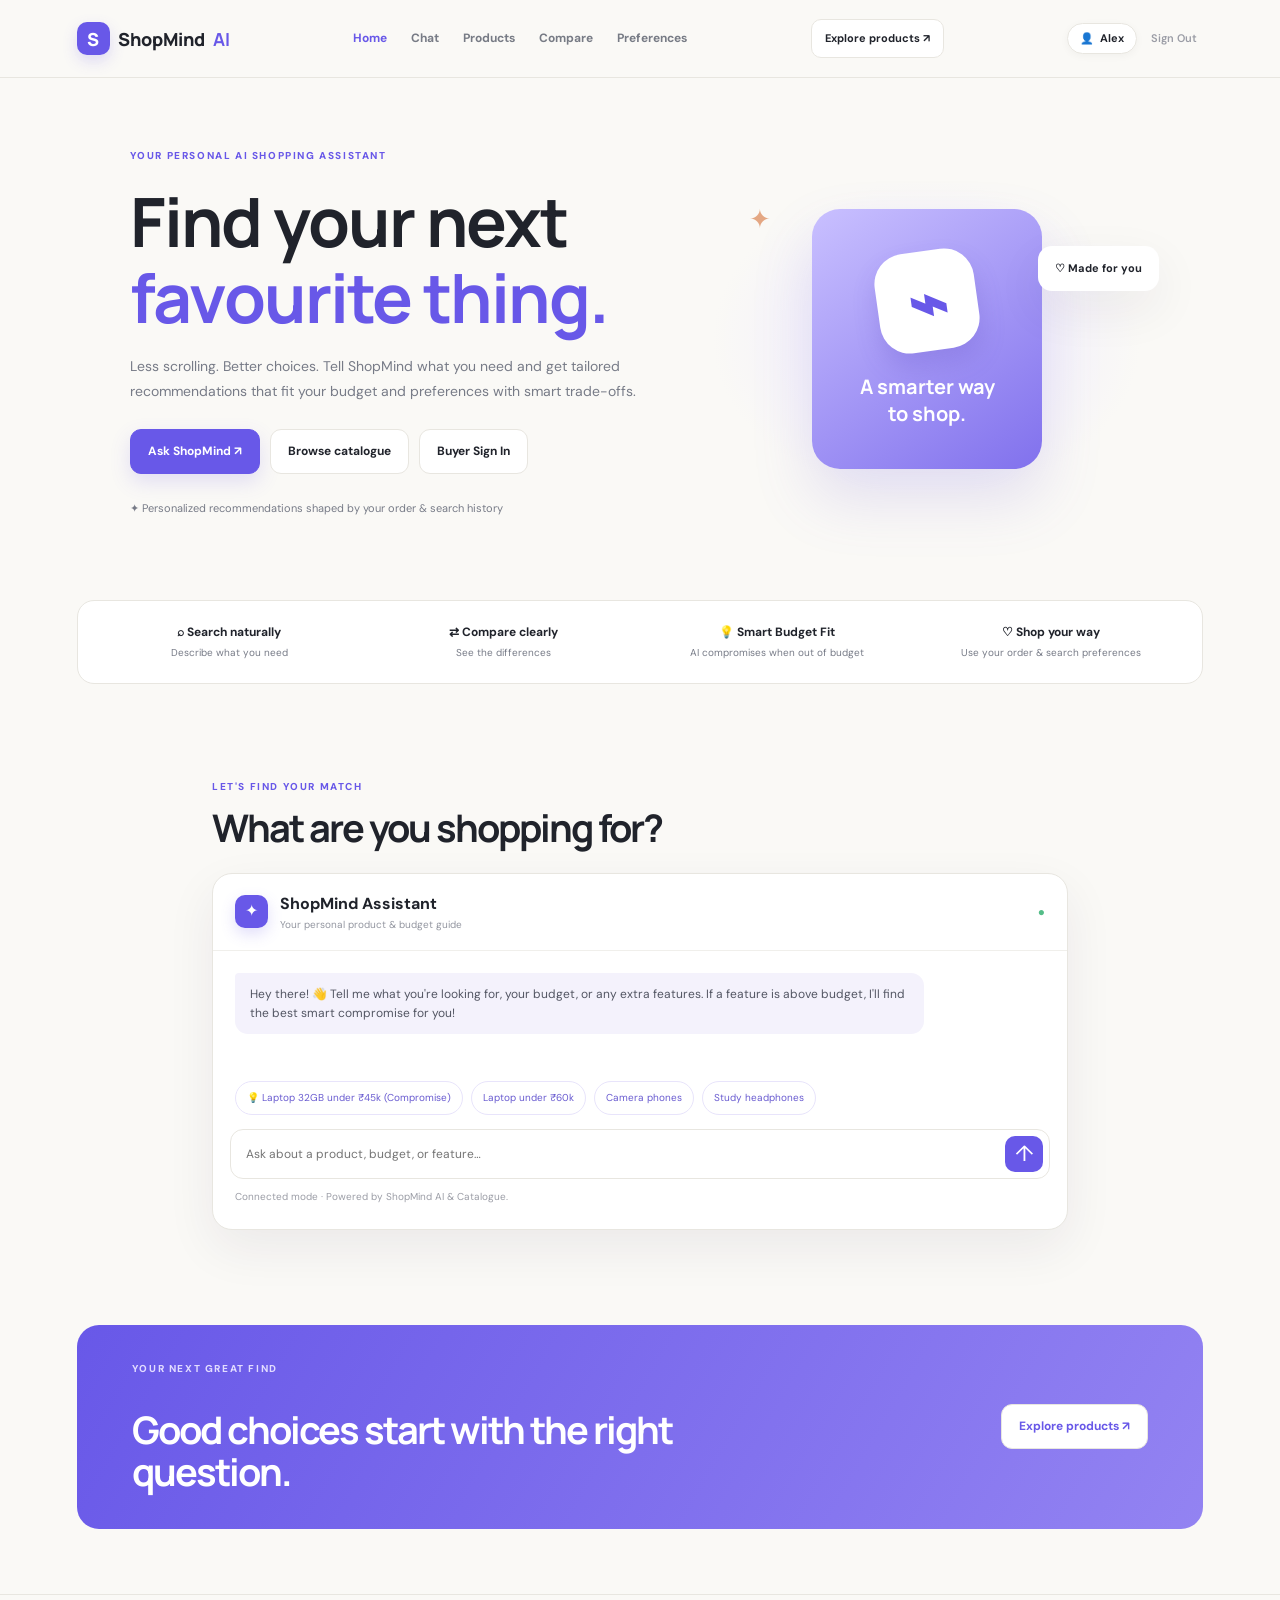
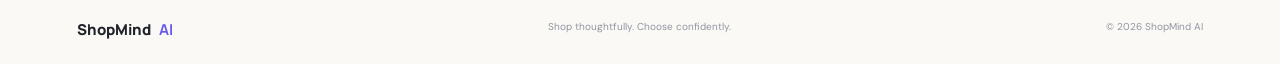
<file: ShopMind_AI_Project-main/frontend/html/index.html>
<!doctype html>
<html lang="en">
<head>
  <meta charset="utf-8">
  <meta name="viewport" content="width=device-width,initial-scale=1">
  <title>ShopMind AI — Smart Shopping & AI Recommendations</title>
  <link rel="stylesheet" href="../css/style.css">
  <link rel="stylesheet" href="../css/chat.css">
</head>
<body>
  <header class="site-header">
    <a class="brand" href="index.html"><span class="brand-mark">S</span> ShopMind <b>AI</b></a>
    <nav>
      <a class="active" href="index.html">Home</a>
      <a href="chat.html">Chat</a>
      <a href="products.html">Products</a>
      <a href="compare.html">Compare</a>
      <a href="profile.html">Preferences</a>
    </nav>
    <a class="header-cta" href="products.html">Explore products ↗</a>
  </header>

  <main>
    <section class="hero">
      <div>
        <div class="eyebrow">YOUR PERSONAL AI SHOPPING ASSISTANT</div>
        <h1>Find your next<br><span>favourite thing.</span></h1>
        <p class="muted">Less scrolling. Better choices. Tell ShopMind what you need and get tailored recommendations that fit your budget and preferences with smart trade-offs.</p>
        <div class="actions">
          <a class="button primary" href="chat.html">Ask ShopMind ↗</a>
          <a class="button" href="products.html">Browse catalogue</a>
          <a class="button" href="login.html">Buyer Sign In</a>
        </div>
        <p class="muted small">✦ Personalized recommendations shaped by your order & search history</p>
      </div>
      <div class="hero-art">
        <div class="hero-symbol">✦</div>
        <div class="hero-card">
          <div class="device">⌁</div>
          <b>A smarter way<br>to shop.</b>
        </div>
        <div class="float-chip">♡ Made for you</div>
      </div>
    </section>

    <section class="feature-strip">
      <div><strong>⌕ Search naturally</strong><small>Describe what you need</small></div>
      <div><strong>⇄ Compare clearly</strong><small>See the differences</small></div>
      <div><strong>💡 Smart Budget Fit</strong><small>AI compromises when out of budget</small></div>
      <div><strong>♡ Shop your way</strong><small>Use your order & search preferences</small></div>
    </section>

    <section class="assistant-section" id="assistant">
      <div class="eyebrow">LET'S FIND YOUR MATCH</div>
      <h2>What are you shopping for?</h2>
      <div class="chat-panel">
        <div class="chat-head">
          <span class="brand-mark">✦</span>
          <div><b>ShopMind Assistant</b><small>Your personal product & budget guide</small></div>
          <span class="online">●</span>
        </div>
        <div class="chat-messages" id="chatMessages" aria-live="polite">
          <div class="message-row">
            <div class="bubble">Hey there! 👋 Tell me what you're looking for, your budget, or any extra features. If a feature is above budget, I'll find the best smart compromise for you!</div>
          </div>
        </div>
        <div class="suggestions">
          <button type="button" data-prompt="I want a laptop with 32GB RAM under ₹45,000">💡 Laptop 32GB under ₹45k (Compromise)</button>
          <button type="button" data-prompt="Recommend a laptop under ₹60,000 for programming">Laptop under ₹60k</button>
          <button type="button" data-prompt="Compare phones with a great camera">Camera phones</button>
          <button type="button" data-prompt="Find wireless headphones for studying">Study headphones</button>
        </div>
        <form id="chatForm" class="composer">
          <input id="chatInput" placeholder="Ask about a product, budget, or feature…" required>
          <button type="submit">↑</button>
        </form>
        <p id="connectionNote" class="note"></p>
      </div>
    </section>

    <section class="bottom-cta">
      <div>
        <div class="eyebrow">YOUR NEXT GREAT FIND</div>
        <h2>Good choices start with the right question.</h2>
      </div>
      <a class="button light" href="products.html">Explore products ↗</a>
    </section>
  </main>

  <footer class="footer">
    <a class="brand" href="index.html">ShopMind <b>AI</b></a>
    <span>Shop thoughtfully. Choose confidently.</span>
    <span>© <span id="year"></span> ShopMind AI</span>
  </footer>

  <script src="../js/config.js"></script>
  <script src="../js/api.js"></script>
  <script src="../js/auth.js"></script>
  <script src="../js/chat.js"></script>
  <script>document.getElementById('year').textContent = new Date().getFullYear();</script>
</body>
</html>
</file>
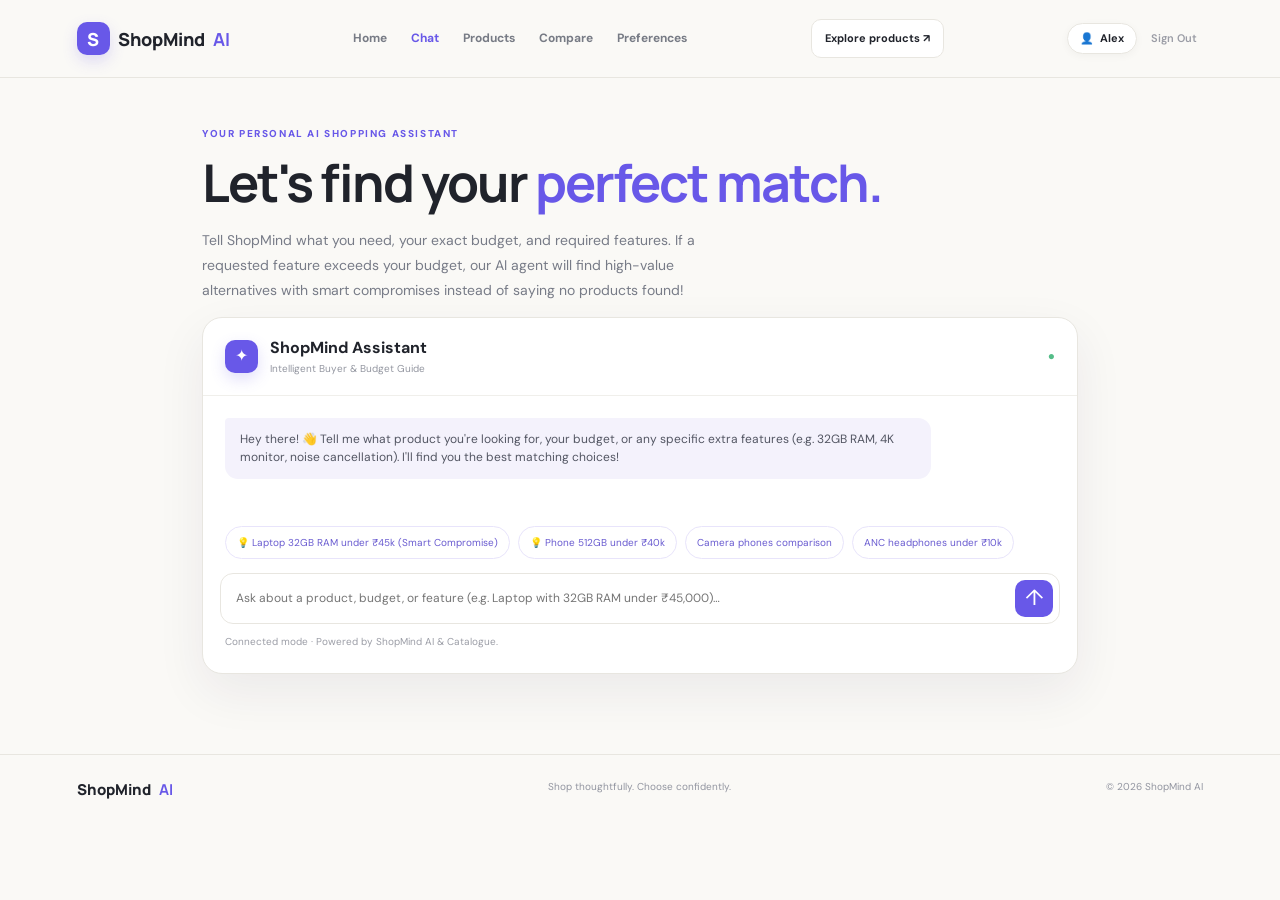
<file: ShopMind_AI_Project-main/frontend/html/chat.html>
<!doctype html>
<html lang="en">
<head>
  <meta charset="utf-8">
  <meta name="viewport" content="width=device-width, initial-scale=1">
  <title>Chat with ShopMind AI — Smart Assistant</title>
  <link rel="stylesheet" href="../css/style.css">
  <link rel="stylesheet" href="../css/chat.css">
</head>
<body>
  <header class="site-header">
    <a class="brand" href="index.html"><span class="brand-mark">S</span> ShopMind <b>AI</b></a>
    <nav>
      <a href="index.html">Home</a>
      <a href="chat.html" class="active">Chat</a>
      <a href="products.html">Products</a>
      <a href="compare.html">Compare</a>
      <a href="profile.html">Preferences</a>
    </nav>
    <a class="header-cta" href="products.html">Explore products ↗</a>
  </header>

  <main class="assistant-section" style="max-width:920px;margin:0 auto;padding:48px 22px 80px;">
    <div class="eyebrow">YOUR PERSONAL AI SHOPPING ASSISTANT</div>
    <h1 style="font-size:clamp(34px,5vw,52px);margin:12px 0 16px;">Let's find your <span>perfect match.</span></h1>
    <p class="muted">Tell ShopMind what you need, your exact budget, and required features. If a requested feature exceeds your budget, our AI agent will find high-value alternatives with smart compromises instead of saying no products found!</p>

    <div class="chat-panel">
      <div class="chat-head">
        <span class="brand-mark">✦</span>
        <div><b>ShopMind Assistant</b><small>Intelligent Buyer & Budget Guide</small></div>
        <span class="online">●</span>
      </div>
      <div class="chat-messages" id="chatMessages" aria-live="polite">
        <div class="message-row"><div class="bubble">Hey there! 👋 Tell me what product you're looking for, your budget, or any specific extra features (e.g. 32GB RAM, 4K monitor, noise cancellation). I'll find you the best matching choices!</div></div>
      </div>
      <div class="suggestions">
        <button type="button" data-prompt="I need a laptop with 32GB RAM under ₹45,000">💡 Laptop 32GB RAM under ₹45k (Smart Compromise)</button>
        <button type="button" data-prompt="Phone with 512GB storage and 12GB RAM under ₹40,000">💡 Phone 512GB under ₹40k</button>
        <button type="button" data-prompt="Compare phones with a great camera">Camera phones comparison</button>
        <button type="button" data-prompt="Find wireless noise cancelling headphones under ₹10,000">ANC headphones under ₹10k</button>
      </div>
      <form id="chatForm" class="composer">
        <input id="chatInput" type="text" placeholder="Ask about a product, budget, or feature (e.g. Laptop with 32GB RAM under ₹45,000)…" autocomplete="off" required>
        <button type="submit" aria-label="Send message">↑</button>
      </form>
      <p id="connectionNote" class="note"></p>
    </div>
  </main>

  <footer class="footer">
    <a class="brand" href="index.html">ShopMind <b>AI</b></a>
    <span>Shop thoughtfully. Choose confidently.</span>
    <span>© <span id="year"></span> ShopMind AI</span>
  </footer>

  <script src="../js/config.js"></script>
  <script src="../js/api.js"></script>
  <script src="../js/auth.js"></script>
  <script src="../js/chat.js"></script>
  <script>document.getElementById('year').textContent = new Date().getFullYear();</script>
</body>
</html>
</file>
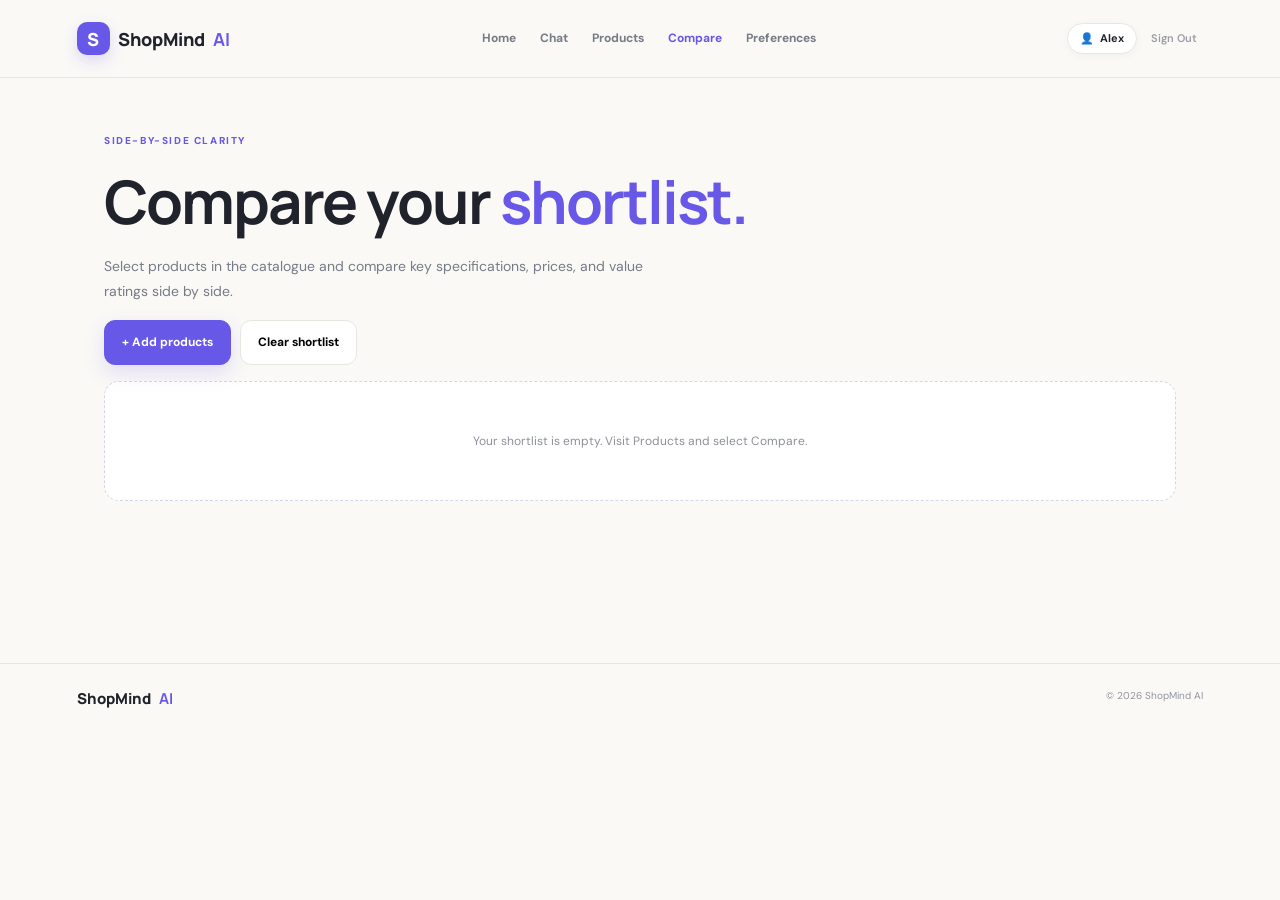
<file: ShopMind_AI_Project-main/frontend/html/compare.html>
<!doctype html>
<html lang="en">
<head>
  <meta charset="utf-8">
  <meta name="viewport" content="width=device-width,initial-scale=1">
  <title>Compare Products — ShopMind AI</title>
  <link rel="stylesheet" href="../css/style.css">
  <link rel="stylesheet" href="../css/products.css">
</head>
<body>
  <header class="site-header">
    <a class="brand" href="index.html"><span class="brand-mark">S</span> ShopMind <b>AI</b></a>
    <nav>
      <a href="index.html">Home</a>
      <a href="chat.html">Chat</a>
      <a href="products.html">Products</a>
      <a class="active" href="compare.html">Compare</a>
      <a href="profile.html">Preferences</a>
    </nav>
  </header>

  <main class="page-wrap">
    <div class="eyebrow">SIDE-BY-SIDE CLARITY</div>
    <h1>Compare your <span>shortlist.</span></h1>
    <p class="muted">Select products in the catalogue and compare key specifications, prices, and value ratings side by side.</p>
    <p>
      <a class="button primary" href="products.html">+ Add products</a> 
      <button class="button" id="clearCompare">Clear shortlist</button>
    </p>
    <div id="compareContainer" class="compare-container">
      <div class="empty-state">Your shortlist is empty. Visit Products and select Compare.</div>
    </div>
  </main>

  <footer class="footer">
    <a class="brand" href="index.html">ShopMind <b>AI</b></a>
    <span>© <span id="year"></span> ShopMind AI</span>
  </footer>

  <script src="../js/config.js"></script>
  <script src="../js/api.js"></script>
  <script src="../js/auth.js"></script>
  <script src="../js/compare.js"></script>
  <script>document.getElementById('year').textContent = new Date().getFullYear();</script>
</body>
</html>
</file>
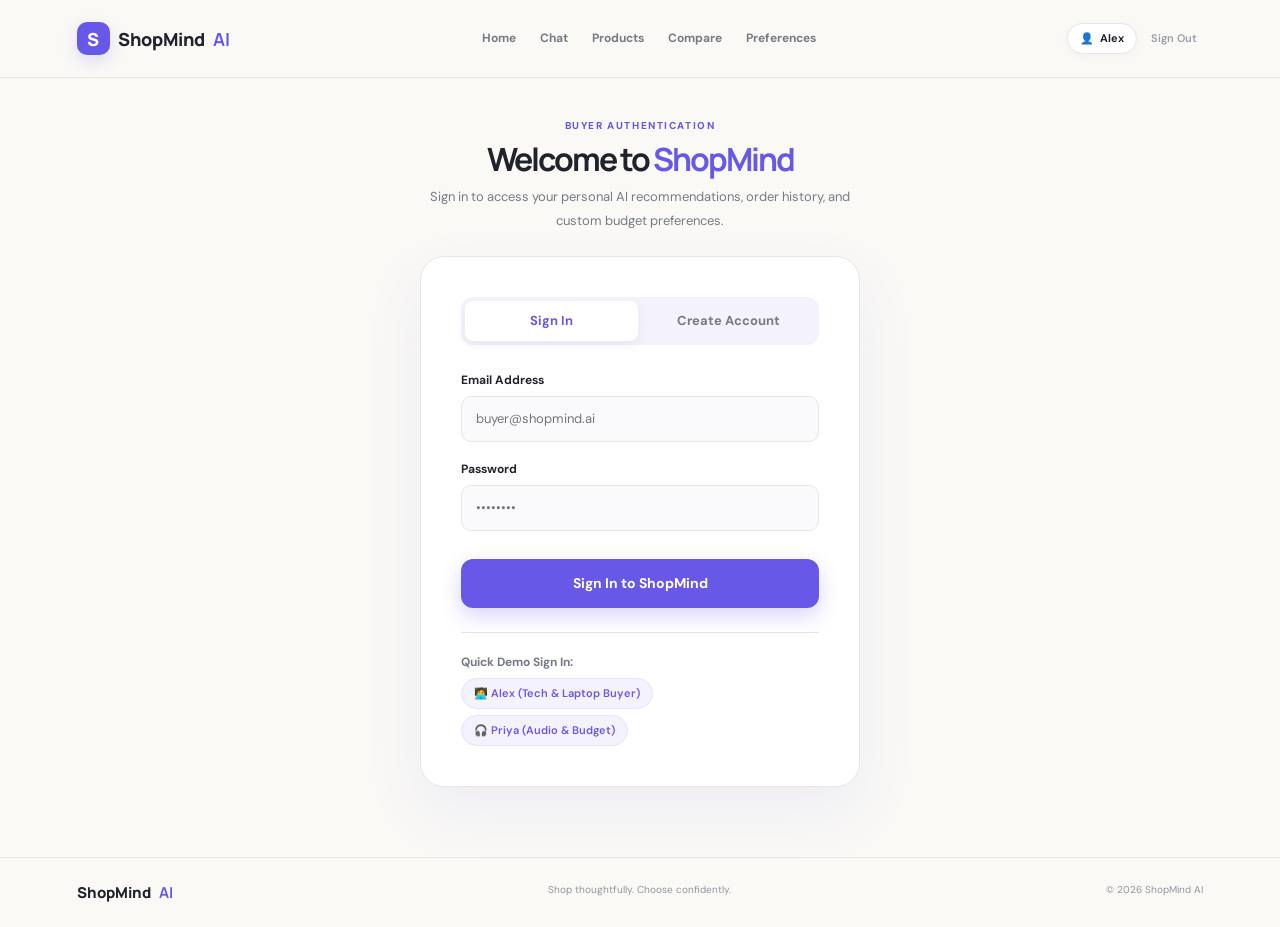
<file: ShopMind_AI_Project-main/frontend/html/login.html>
<!doctype html>
<html lang="en">
<head>
  <meta charset="utf-8">
  <meta name="viewport" content="width=device-width, initial-scale=1">
  <title>Buyer Sign In & Register — ShopMind AI</title>
  <link rel="stylesheet" href="../css/style.css">
  <style>
    .auth-container {
      max-width: 480px;
      margin: 40px auto 70px;
      padding: 0 20px;
    }
    .auth-card {
      background: white;
      border: 1px solid var(--line);
      border-radius: 24px;
      padding: clamp(24px, 6vw, 40px);
      box-shadow: 0 24px 60px rgba(104, 88, 232, 0.08);
    }
    .auth-tabs {
      display: flex;
      background: #f4f2fc;
      border-radius: 12px;
      padding: 4px;
      margin-bottom: 26px;
      gap: 4px;
    }
    .auth-tab {
      flex: 1;
      padding: 10px;
      border: none;
      background: transparent;
      border-radius: 8px;
      font-weight: 700;
      font-size: 13px;
      color: var(--muted);
      cursor: pointer;
      transition: all 0.2s ease;
    }
    .auth-tab.active {
      background: white;
      color: var(--purple);
      box-shadow: 0 4px 12px rgba(0,0,0,0.06);
    }
    .auth-form-group {
      margin-bottom: 18px;
    }
    .auth-form-group label {
      display: block;
      font-size: 12px;
      font-weight: 700;
      margin-bottom: 6px;
      color: var(--ink);
    }
    .auth-form-group input, .auth-form-group select {
      width: 100%;
      border: 1px solid var(--line);
      border-radius: 10px;
      padding: 12px 14px;
      font-size: 13px;
      background: #fafafc;
      transition: border 0.2s;
    }
    .auth-form-group input:focus, .auth-form-group select:focus {
      border-color: var(--purple);
      outline: none;
      background: white;
    }
    .auth-btn {
      width: 100%;
      padding: 14px;
      border-radius: 12px;
      background: var(--purple);
      color: white;
      border: none;
      font-weight: 700;
      font-size: 14px;
      cursor: pointer;
      box-shadow: 0 8px 20px rgba(104, 88, 232, 0.25);
      transition: background 0.2s;
      margin-top: 10px;
    }
    .auth-btn:hover {
      background: var(--purple-dark);
    }
    .auth-alert {
      padding: 10px 14px;
      border-radius: 10px;
      font-size: 12px;
      margin-bottom: 16px;
      display: none;
    }
    .auth-alert.error {
      background: #fee2e2;
      color: #991b1b;
      display: block;
    }
    .auth-alert.success {
      background: #dcfce7;
      color: #166534;
      display: block;
    }
    .demo-accounts {
      margin-top: 24px;
      padding-top: 20px;
      border-top: 1px solid var(--line);
      font-size: 12px;
      color: var(--muted);
    }
    .demo-pill {
      display: inline-block;
      margin: 6px 4px 0 0;
      padding: 6px 12px;
      background: #f4f2fc;
      border: 1px solid #e8e4fb;
      border-radius: 20px;
      color: var(--purple);
      font-weight: 600;
      cursor: pointer;
      font-size: 11px;
    }
    .demo-pill:hover {
      background: var(--purple);
      color: white;
    }
  </style>
</head>
<body>
  <header class="site-header">
    <a class="brand" href="index.html"><span class="brand-mark">S</span> ShopMind <b>AI</b></a>
    <nav>
      <a href="index.html">Home</a>
      <a href="chat.html">Chat</a>
      <a href="products.html">Products</a>
      <a href="compare.html">Compare</a>
      <a href="profile.html">Preferences</a>
    </nav>
  </header>

  <main class="auth-container">
    <div style="text-align: center; margin-bottom: 24px;">
      <div class="eyebrow">BUYER AUTHENTICATION</div>
      <h1 style="font-size: 32px; margin: 8px 0;">Welcome to <span>ShopMind</span></h1>
      <p class="muted" style="margin: 0 auto; font-size: 13px;">Sign in to access your personal AI recommendations, order history, and custom budget preferences.</p>
    </div>

    <div class="auth-card">
      <div class="auth-tabs">
        <button class="auth-tab active" id="tabLogin" type="button">Sign In</button>
        <button class="auth-tab" id="tabRegister" type="button">Create Account</button>
      </div>

      <div id="authAlert" class="auth-alert"></div>

      <!-- LOGIN FORM -->
      <form id="loginForm">
        <div class="auth-form-group">
          <label for="loginEmail">Email Address</label>
          <input id="loginEmail" type="email" placeholder="buyer@shopmind.ai" required autocomplete="email">
        </div>
        <div class="auth-form-group">
          <label for="loginPassword">Password</label>
          <input id="loginPassword" type="password" placeholder="••••••••" required autocomplete="current-password">
        </div>
        <button type="submit" class="auth-btn">Sign In to ShopMind</button>
      </form>

      <!-- REGISTER FORM -->
      <form id="registerForm" style="display: none;">
        <div class="auth-form-group">
          <label for="regName">Full Name</label>
          <input id="regName" type="text" placeholder="e.g. Priya Sharma" required>
        </div>
        <div class="auth-form-group">
          <label for="regEmail">Email Address</label>
          <input id="regEmail" type="email" placeholder="priya@example.com" required>
        </div>
        <div class="auth-form-group">
          <label for="regPassword">Password</label>
          <input id="regPassword" type="password" placeholder="Choose a password" required>
        </div>
        <div class="auth-form-group">
          <label for="regCategory">Preferred Category</label>
          <select id="regCategory">
            <option value="Laptop">Laptop</option>
            <option value="Phone">Phone</option>
            <option value="Headphones">Headphones</option>
            <option value="Monitor">Monitor</option>
            <option value="Smartwatch">Smartwatch</option>
          </select>
        </div>
        <div class="auth-form-group">
          <label for="regBudget">Typical Budget (₹)</label>
          <input id="regBudget" type="number" placeholder="60000" value="60000">
        </div>
        <button type="submit" class="auth-btn">Create Buyer Account</button>
      </form>

      <!-- DEMO 1-CLICK ACCOUNTS -->
      <div class="demo-accounts">
        <strong>Quick Demo Sign In:</strong>
        <div>
          <button class="demo-pill" type="button" onclick="quickFill('buyer@shopmind.ai', 'password123')">🧑‍💻 Alex (Tech & Laptop Buyer)</button>
          <button class="demo-pill" type="button" onclick="quickFill('priya@shopmind.ai', 'password123')">🎧 Priya (Audio & Budget)</button>
        </div>
      </div>
    </div>
  </main>

  <footer class="footer">
    <a class="brand" href="index.html">ShopMind <b>AI</b></a>
    <span>Shop thoughtfully. Choose confidently.</span>
    <span>© <span id="year"></span> ShopMind AI</span>
  </footer>

  <script src="../js/config.js"></script>
  <script src="../js/api.js"></script>
  <script src="../js/auth.js"></script>
  <script>
    document.getElementById('year').textContent = new Date().getFullYear();

    const tabLogin = document.getElementById("tabLogin");
    const tabRegister = document.getElementById("tabRegister");
    const loginForm = document.getElementById("loginForm");
    const registerForm = document.getElementById("registerForm");
    const alertBox = document.getElementById("authAlert");

    tabLogin.addEventListener("click", () => {
      tabLogin.classList.add("active");
      tabRegister.classList.remove("active");
      loginForm.style.display = "block";
      registerForm.style.display = "none";
      alertBox.className = "auth-alert";
    });

    tabRegister.addEventListener("click", () => {
      tabRegister.classList.add("active");
      tabLogin.classList.remove("active");
      registerForm.style.display = "block";
      loginForm.style.display = "none";
      alertBox.className = "auth-alert";
    });

    function showAlert(msg, isError = true) {
      alertBox.textContent = msg;
      alertBox.className = isError ? "auth-alert error" : "auth-alert success";
    }

    function quickFill(email, pass) {
      document.getElementById("loginEmail").value = email;
      document.getElementById("loginPassword").value = pass;
      tabLogin.click();
    }

    loginForm.addEventListener("submit", async (e) => {
      e.preventDefault();
      const email = document.getElementById("loginEmail").value;
      const pass = document.getElementById("loginPassword").value;
      try {
        await loginUser(email, pass);
        showAlert("Login successful! Redirecting...", false);
        setTimeout(() => { window.location.href = "profile.html"; }, 700);
      } catch (err) {
        showAlert(err.message);
      }
    });

    registerForm.addEventListener("submit", async (e) => {
      e.preventDefault();
      const name = document.getElementById("regName").value;
      const email = document.getElementById("regEmail").value;
      const pass = document.getElementById("regPassword").value;
      const category = document.getElementById("regCategory").value;
      const budget = document.getElementById("regBudget").value;

      try {
        await registerUser({ name, email, password: pass, categories: category, budget: Number(budget) });
        showAlert("Account created successfully! Redirecting to preferences...", false);
        setTimeout(() => { window.location.href = "profile.html"; }, 700);
      } catch (err) {
        showAlert(err.message);
      }
    });
  </script>
</body>
</html>
</file>
<file: ShopMind_AI_Project-main/frontend/css/style.css>
@import url('https://fonts.googleapis.com/css2?family=DM+Sans:wght@400;500;600;700&family=Manrope:wght@500;600;700;800&display=swap');
:root{--ink:#20232b;--muted:#777b87;--paper:#faf9f6;--line:#e8e6e0;--purple:#6858e8;--purple-dark:#4d40c5;--shadow:0 18px 50px #28234612}*{box-sizing:border-box}body{margin:0;background:var(--paper);color:var(--ink);font-family:'DM Sans',sans-serif;line-height:1.55}a{color:inherit;text-decoration:none}button,input,select{font:inherit}.site-header{min-height:78px;padding:14px clamp(18px,6vw,88px);display:flex;align-items:center;justify-content:space-between;gap:20px;position:sticky;top:0;background:#faf9f6ed;backdrop-filter:blur(14px);border-bottom:1px solid var(--line);z-index:5}.brand{display:flex;align-items:center;gap:8px;font:800 18px Manrope,sans-serif;white-space:nowrap}.brand b{color:var(--purple)}.brand-mark{width:33px;height:33px;border-radius:10px;background:var(--purple);color:white;display:inline-grid;place-items:center;box-shadow:0 6px 15px #6858e833}nav{display:flex;gap:24px;color:#777b85;font-size:12px;font-weight:700}nav a.active,nav a:hover{color:var(--purple)}.header-cta{font-size:11px;font-weight:700;padding:10px 13px;background:white;border:1px solid var(--line);border-radius:10px}.header-auth-pill{display:flex;align-items:center;gap:8px}.user-badge{display:inline-flex;align-items:center;gap:6px;background:white;border:1px solid var(--line);padding:6px 12px;border-radius:20px;font-size:11px;font-weight:700;box-shadow:0 2px 8px rgba(0,0,0,0.04);transition:all .2s}.user-badge:hover{border-color:var(--purple);color:var(--purple)}.logout-btn{border:none;background:transparent;color:#9b9da6;font-size:11px;font-weight:600;cursor:pointer;padding:4px 6px}.logout-btn:hover{color:#dc2626}.hero{max-width:1200px;margin:auto;padding:70px clamp(22px,7vw,90px);display:grid;grid-template-columns:1fr .85fr;gap:50px;align-items:center;min-height:520px}.eyebrow{font-size:10px;letter-spacing:1.6px;font-weight:800;color:var(--purple)}h1,h2{font-family:Manrope,sans-serif;letter-spacing:-2px;line-height:1.12}h1{font-size:clamp(43px,5.5vw,68px);margin:19px 0}h1 span{color:var(--purple)}h2{font-size:clamp(28px,3vw,38px)}.muted{color:var(--muted);font-size:14px;line-height:1.8;max-width:550px}.actions{display:flex;align-items:center;gap:10px;flex-wrap:wrap;margin:25px 0}.button{display:inline-flex;align-items:center;justify-content:center;padding:12px 17px;border:1px solid var(--line);background:white;border-radius:11px;font-size:12px;font-weight:700;cursor:pointer}.button.primary{background:var(--purple);border-color:var(--purple);color:white;box-shadow:0 8px 20px #6858e82b}.button.primary:hover{background:var(--purple-dark)}.small{font-size:11px}.hero-art{min-height:330px;display:grid;place-items:center;position:relative;background:radial-gradient(ellipse,#eeeaff 0%,transparent 68%)}.hero-card{height:260px;width:230px;border-radius:28px;background:linear-gradient(145deg,#c9c0ff,#8171ed);display:flex;flex-direction:column;align-items:center;justify-content:center;color:white;box-shadow:0 30px 60px #7565d82c;font:800 20px Manrope;text-align:center}.device{height:100px;width:100px;border-radius:30px;background:white;color:var(--purple);display:grid;place-items:center;font-size:66px;margin-bottom:22px;transform:rotate(-8deg);box-shadow:0 14px 25px #5845bd35}.hero-symbol{position:absolute;top:25px;left:10%;color:#e4a783;font-size:26px}.float-chip{position:absolute;right:-2%;top:22%;padding:14px 17px;background:white;border-radius:14px;box-shadow:var(--shadow);font-size:11px;font-weight:700}.feature-strip{margin:0 clamp(18px,6vw,85px);padding:22px;background:white;border:1px solid var(--line);border-radius:17px;display:grid;grid-template-columns:repeat(4,1fr);gap:15px}.feature-strip div{display:flex;flex-direction:column;align-items:center;gap:4px;text-align:center}.feature-strip strong{font-size:12px}.feature-strip small{font-size:10px;color:var(--muted)}.assistant-section{max-width:900px;margin:95px auto;padding:0 22px}.assistant-section h2{margin:12px 0 24px}.chat-panel{background:white;border:1px solid var(--line);border-radius:20px;box-shadow:var(--shadow);overflow:hidden}.chat-head{display:flex;align-items:center;gap:12px;padding:18px 22px;border-bottom:1px solid #f0efeb}.chat-head small{display:block;color:#9396a0;font-size:10px}.online{margin-left:auto;color:#54bd88;font-size:12px}.chat-messages{padding:22px;min-height:130px;max-height:450px;overflow:auto;display:flex;flex-direction:column;gap:12px}.message-row{max-width:85%;align-self:flex-start}.message-row.user-message{align-self:flex-end}.bubble{padding:12px 15px;border-radius:4px 13px 13px 13px;background:#f4f2fc;color:#535663;font-size:12px;overflow-wrap:anywhere}.user-message .bubble{background:var(--purple);color:white;border-radius:13px 4px 13px 13px}.suggestions{padding:0 22px 14px;display:flex;gap:8px;flex-wrap:wrap}.suggestions button{background:white;border:1px solid #e8e4fb;color:#695bd0;border-radius:25px;padding:8px 11px;font-size:10px;cursor:pointer}.composer{display:flex;gap:8px;margin:0 17px 9px;padding:6px;border:1px solid var(--line);border-radius:13px}.composer input{border:0;outline:0;padding:9px;flex:1;min-width:0;font-size:12px;background:transparent}.composer button{width:38px;border:0;border-radius:10px;background:var(--purple);color:white;font-size:22px;cursor:pointer}.note{font-size:10px;color:#9b9da6;padding:0 22px 14px}.inline-products{display:grid;grid-template-columns:repeat(auto-fit,minmax(140px,1fr));gap:8px;margin:0 0 0 0}.mini-product{border:1px solid var(--line);padding:12px;border-radius:12px;font-size:11px;background:white}.mini-product b,.mini-product span{display:block}.mini-product span{margin-top:5px;color:var(--purple);font-weight:800}.bottom-cta{margin:0 clamp(18px,6vw,85px) 65px;padding:36px clamp(22px,5vw,55px);border-radius:22px;background:linear-gradient(120deg,#6858e8,#9383f2);color:white;display:flex;align-items:center;justify-content:space-between;gap:20px}.bottom-cta .eyebrow{color:#e2dcff}.bottom-cta h2{max-width:550px;margin-bottom:0}.button.light{background:white;color:var(--purple);white-space:nowrap}.footer{padding:24px clamp(18px,6vw,85px);border-top:1px solid var(--line);display:flex;justify-content:space-between;gap:18px;color:#9295a0;font-size:10px}.footer .brand{color:var(--ink);font-size:15px}.page-wrap{max-width:1200px;min-height:65vh;margin:auto;padding:55px clamp(20px,5vw,65px) 80px}.page-wrap h1{font-size:clamp(40px,5vw,60px)}.narrow{max-width:800px}.preferences-card{background:white;border:1px solid var(--line);border-radius:18px;padding:clamp(22px,5vw,40px);box-shadow:var(--shadow)}.preferences-card label{display:block;font-size:12px;font-weight:700;margin:18px 0 7px}.preferences-card input,.preferences-card select{width:100%;border:1px solid var(--line);border-radius:10px;padding:12px;font-size:12px;background:white}.success{font-size:11px;color:#35845b}@media(max-width:800px){.site-header{flex-wrap:wrap}.site-header nav{order:3;width:100%;justify-content:center}.hero{grid-template-columns:1fr;padding-top:45px}.hero-art{min-height:290px}.feature-strip{grid-template-columns:repeat(2,1fr);margin-top:0}.float-chip{right:5%}}@media(max-width:560px){.site-header{gap:12px}.site-header nav{gap:14px;font-size:10px}.header-cta{font-size:10px;padding:8px}.hero{padding:38px 22px 25px}.hero-art{transform:scale(.9);margin:-10px}.feature-strip{grid-template-columns:1fr}.bottom-cta{align-items:flex-start;flex-direction:column}.footer{flex-wrap:wrap}.footer span:nth-child(2){display:none}}
</file>
<file: ShopMind_AI_Project-main/frontend/css/chat.css>
.chat-error{color:#b64c4c}
.chat-loading{opacity:.7}
.inline-products{display:grid;grid-template-columns:repeat(auto-fit,minmax(145px,1fr));gap:12px;margin:14px 0 18px}
.mini-product{display:flex;flex-direction:column;gap:5px;background:var(--card,#fff);border:1px solid var(--border,#e4e7ec);border-radius:12px;padding:10px;min-width:0}
.mini-product b{font-size:.92rem;line-height:1.35}
.mini-product span{font-size:.85rem}
.product-rating{color:#9a6b00}
.comparison-rank{font-size:.75rem!important;color:#276749}
.comparison-wrap{max-width:100%;margin:16px 0;padding:16px;border:1px solid var(--border,#e4e7ec);border-radius:14px;background:var(--card,#fff)}
.comparison-heading{margin:0 0 6px;font-size:1.05rem}
.comparison-hint{font-size:.8rem;line-height:1.45;color:var(--muted,#667085);margin:0 0 12px}
.comparison-scroll{max-width:100%;overflow-x:auto}
.comparison-table{border-collapse:collapse;width:100%;font-size:.86rem;min-width:560px}
.comparison-table th,.comparison-table td{padding:10px 11px;border-bottom:1px solid var(--border,#e4e7ec);text-align:left;white-space:nowrap}
.comparison-table th{font-size:.78rem;text-transform:uppercase;letter-spacing:.035em;color:var(--muted,#667085);background:var(--surface,#f8fafc)}
.comparison-table tr:last-child td{border-bottom:0}
.comparison-table .best-value-row td{background:#effaf3;font-weight:600}
@media(max-width:600px){.comparison-wrap{padding:10px}.comparison-table{font-size:.8rem}.comparison-table th,.comparison-table td{padding:8px}}
</file>
<file: ShopMind_AI_Project-main/frontend/css/products.css>
.toolbar{display:grid;grid-template-columns:1fr 190px 190px;gap:10px;margin:28px 0 18px}.toolbar input,.toolbar select{border:1px solid var(--line);background:white;border-radius:11px;padding:13px;font-size:12px;min-width:0}.catalogue-meta{font-size:11px;color:var(--muted);margin:16px 0}.product-grid{display:grid;grid-template-columns:repeat(3,minmax(0,1fr));gap:17px}.product-card{border:1px solid var(--line);background:white;border-radius:16px;padding:17px;display:flex;flex-direction:column;min-width:0;box-shadow:0 7px 20px #28234606}.product-visual{height:175px;border-radius:12px;background:linear-gradient(140deg,#efebff,#f8f5ff);display:grid;place-items:center;overflow:hidden;margin-bottom:15px}.product-image{width:100%;height:100%;object-fit:cover;display:block}.product-image-unavailable{font-size:11px;color:var(--muted)}.product-category{font-size:9px;letter-spacing:1px;text-transform:uppercase;color:#9295a0;font-weight:700}.product-card h3{font:700 16px Manrope,sans-serif;margin:7px 0}.product-brand{font-size:11px;color:var(--muted)}.product-description{font-size:11px;color:var(--muted);line-height:1.7;min-height:40px}.product-bottom{border-top:1px solid #f0efeb;padding-top:12px;margin-top:auto}.product-price{font:800 17px Manrope,sans-serif}.product-rating{font-size:10px;color:#a1813b;margin-top:3px}.product-actions{display:flex;gap:7px;margin-top:13px}.product-actions button{flex:1;padding:10px 5px;border-radius:9px;border:1px solid var(--line);background:white;font-size:10px;font-weight:700;cursor:pointer}.product-actions .primary-small{background:var(--purple);color:white;border-color:var(--purple)}.product-actions .selected{background:#e7f6ee;color:#2d875d;border-color:#bfe8d0}.empty-state{grid-column:1/-1;padding:50px 18px;text-align:center;background:white;border:1px dashed #d8d4e7;border-radius:15px;color:#8d909a;font-size:12px}.compare-container{overflow-x:auto}.compare-table{width:100%;min-width:580px;border-collapse:collapse;background:white;border:1px solid var(--line);border-radius:14px;overflow:hidden}.compare-table th,.compare-table td{padding:14px;border-bottom:1px solid #efeee9;text-align:left;font-size:12px;vertical-align:top}.compare-table th{background:#f4f1ff;color:#5e53bd}.compare-table td:first-child{font-weight:700;color:#777b85;background:#fcfbf9}.compare-table tr:last-child td{border-bottom:0}.compare-product-image{width:140px;height:100px;object-fit:cover;display:block;border-radius:8px;margin:0 0 9px}.compare-product-image-unavailable{display:block;width:140px;height:100px;align-content:center;text-align:center;font-size:10px;color:var(--muted)}.compare-product-name{font-weight:700}.remove-compare{display:block;border:0;background:transparent;color:#b45b5b;font-size:10px;cursor:pointer;padding:7px 0 0}.page-wrap .button{margin-right:5px}@media(max-width:800px){.toolbar{grid-template-columns:1fr 1fr}.toolbar input{grid-column:1/-1}.product-grid{grid-template-columns:repeat(2,minmax(0,1fr))}}@media(max-width:520px){.toolbar,.product-grid{grid-template-columns:1fr}.toolbar input{grid-column:auto}.page-wrap{padding-top:38px}.product-visual{height:150px}}
</file>
